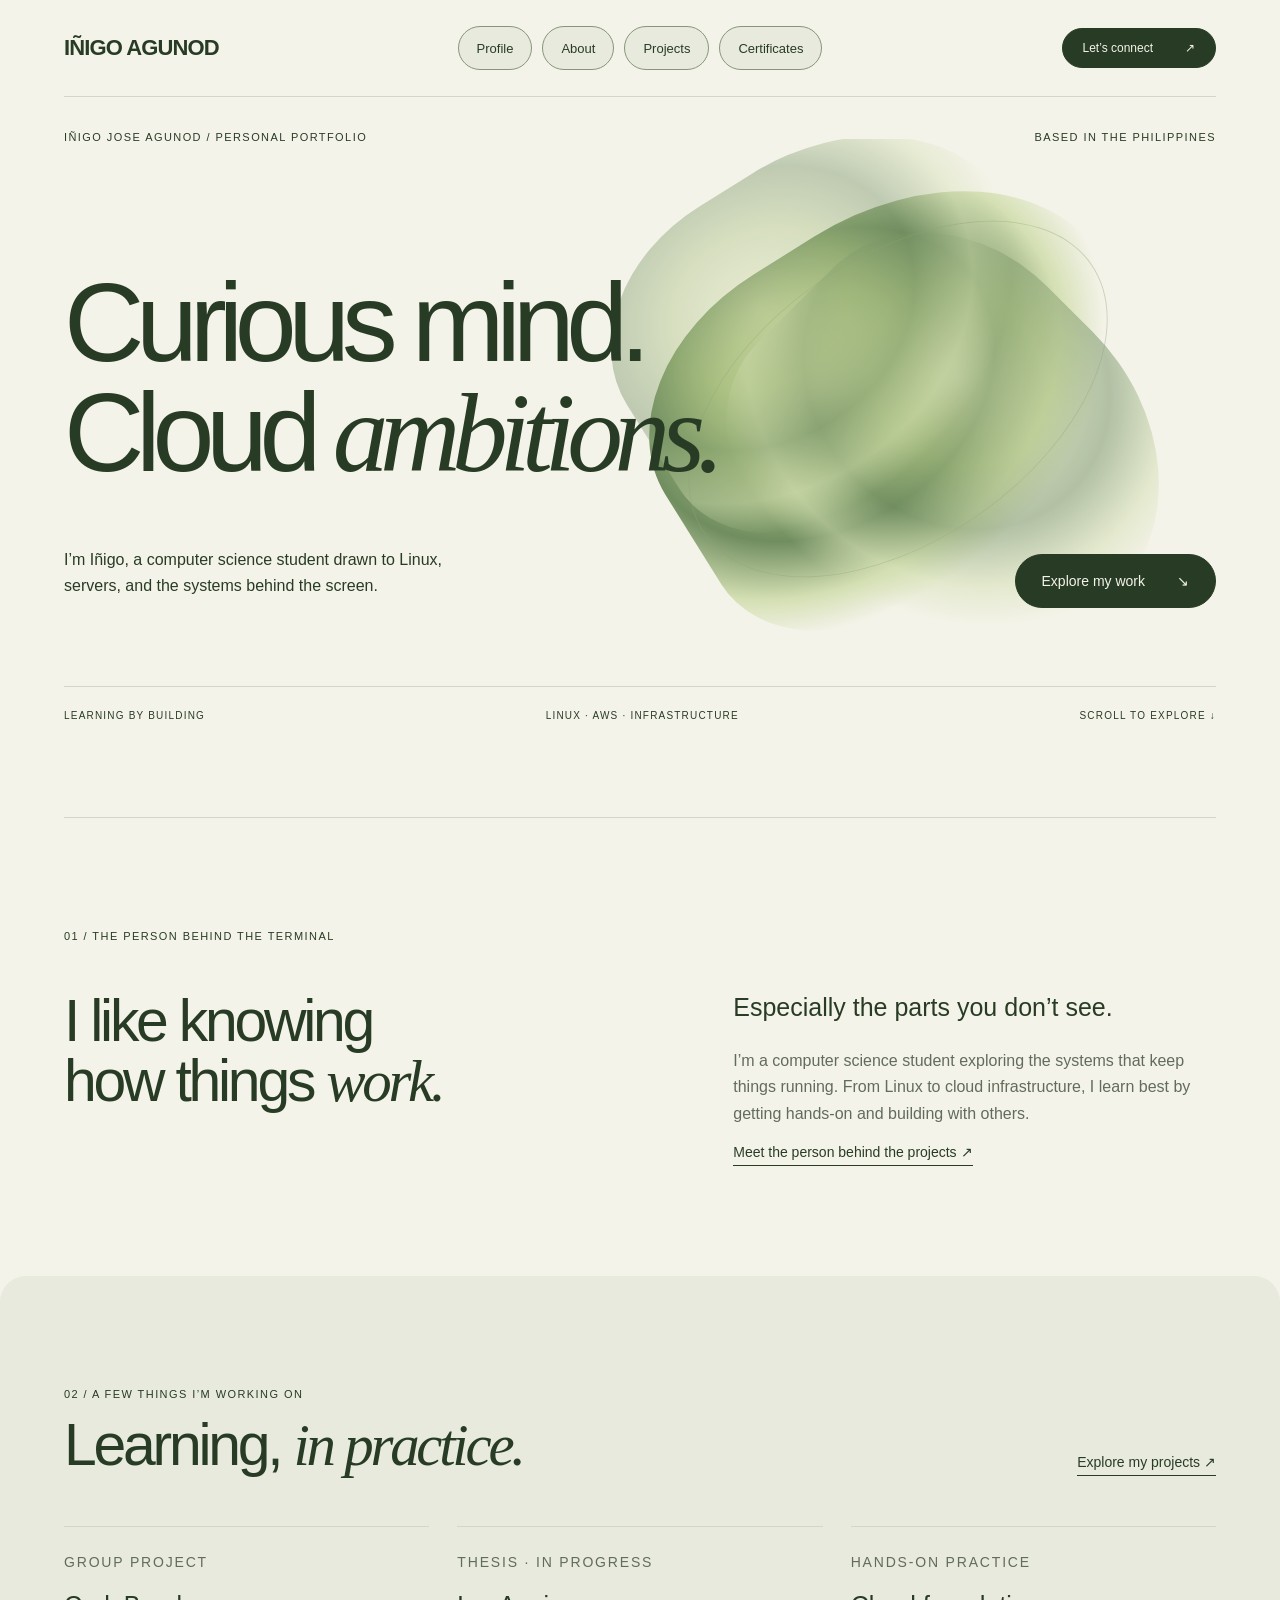
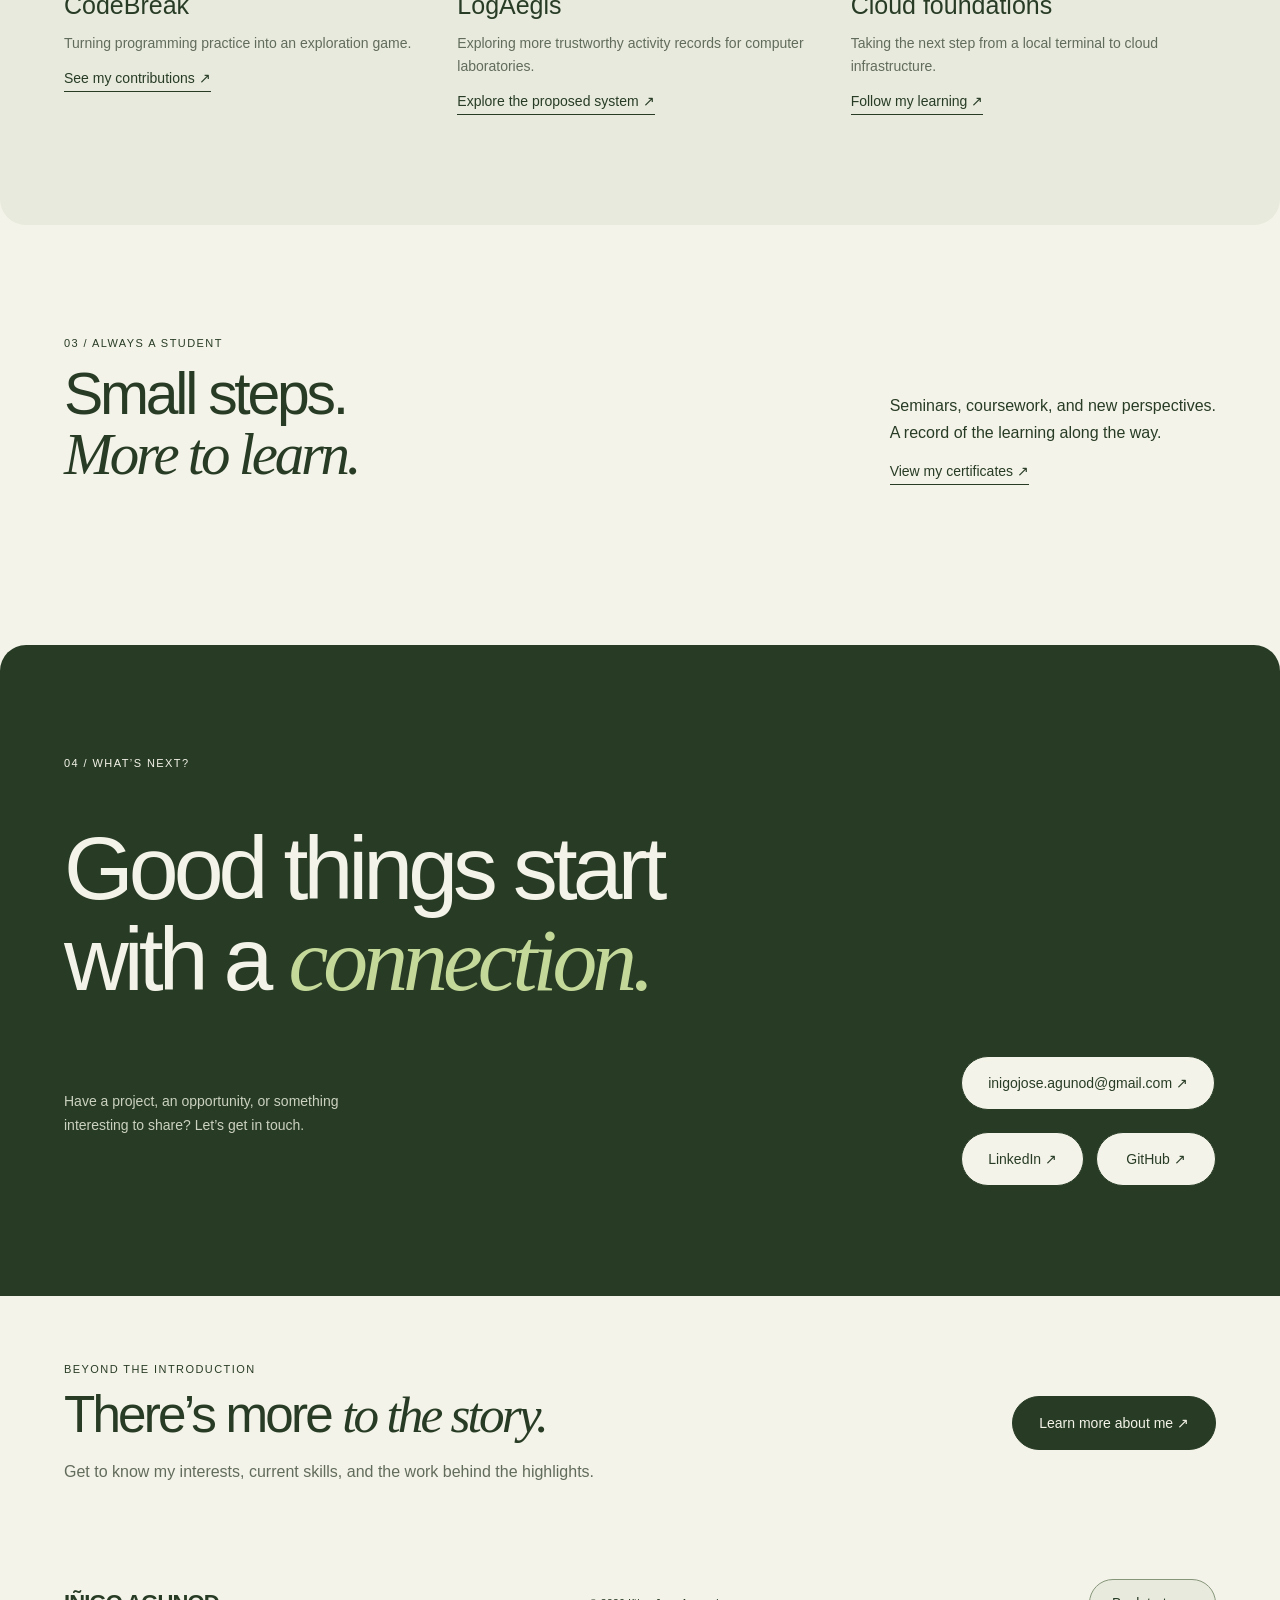
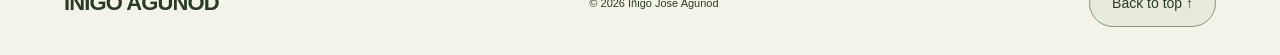
<file: index.html>
<!doctype html>
<html lang="en">
<head>
  <!-- Basic metadata and local assets: no external fonts or runtime dependencies. -->
  <meta charset="utf-8">
  <meta name="viewport" content="width=device-width, initial-scale=1">
  <meta name="theme-color" content="#f4f3e9">
  <meta name="description" content="Iñigo Jose Agunod — a computer science student exploring Linux, AWS, and cloud infrastructure. Projects, skills, and certificates.">
  <title>Iñigo Agunod — Cloud & Infrastructure</title>
  <link rel="stylesheet" href="styles.css?v=centered-navigation-3">
  <script src="script.js?v=profile-details-2" defer></script>
</head>
<body id="home">
  <!-- Keyboard users can jump straight to the content. -->
  <a class="skip-link" href="#main">Skip to content</a>
  <header class="header wrap">
    <a class="brand brand-name" href="profile.html" aria-label="Iñigo Agunod profile">IÑIGO AGUNOD</a>
    <nav aria-label="Main navigation">
      <a href="profile.html">Profile</a>
      <a href="#about">About</a><a href="#projects">Projects</a><a href="#certificates">Certificates</a>
    </nav>
    <a class="button small" href="#contact">Let’s connect <span aria-hidden="true">↗</span></a>
  </header>
  <main id="main">
    <!-- A CSS-only atmospheric graphic keeps the opening screen lightweight. -->
    <section class="hero wrap" aria-labelledby="hero-title">
      <div class="hero-top"><p class="eyebrow">IÑIGO JOSE AGUNOD / PERSONAL PORTFOLIO</p><span class="eyebrow location">BASED IN THE PHILIPPINES</span></div>
      <div class="cloud-art" aria-hidden="true"><i></i><i></i><i></i><div class="orbit"></div></div>
      <h1 id="hero-title">Curious mind.<br>Cloud<span class="serif"> ambitions.</span></h1>
      <div class="hero-bottom"><p>I’m Iñigo, a computer science student drawn to Linux, servers, and the systems behind the screen.</p><a class="button" href="#projects">Explore my work <span aria-hidden="true">↘</span></a></div>
      <div class="hero-caption"><span>LEARNING BY BUILDING</span><span>LINUX · AWS · INFRASTRUCTURE</span><a href="#about" aria-label="Scroll to about">SCROLL TO EXPLORE ↓</a></div>
    </section>
    <!-- A brief introduction invites visitors to explore the fuller profile. -->
    <section class="about section wrap" id="about">
      <p class="eyebrow">01 / THE PERSON BEHIND THE TERMINAL</p>
      <div class="split"><h2>I like knowing<br>how things <em>work.</em></h2><div><p class="lead">Especially the parts you don’t see.</p><p>I’m a computer science student exploring the systems that keep things running. From Linux to cloud infrastructure, I learn best by getting hands-on and building with others.</p><a class="text-link" href="profile.html">Meet the person behind the projects ↗</a></div></div>
    </section>
    <!-- Short project previews lead to the full context on the profile page. -->
    <section class="projects section" id="projects"><div class="wrap">
      <div class="section-heading"><div><p class="eyebrow">02 / A FEW THINGS I’M WORKING ON</p><h2>Learning, <em>in practice.</em></h2></div><a class="text-link" href="profile.html#projects">Explore my projects ↗</a></div>
      <div class="profile-project-grid">
        <article><p class="eyebrow">GROUP PROJECT</p><h3>CodeBreak</h3><p>Turning programming practice into an exploration game.</p><a class="text-link" href="profile.html#codebreak">See my contributions ↗</a></article>
        <article><p class="eyebrow">THESIS · IN PROGRESS</p><h3>LogAegis</h3><p>Exploring more trustworthy activity records for computer laboratories.</p><a class="text-link" href="profile.html#logaegis">Explore the proposed system ↗</a></article>
        <article><p class="eyebrow">HANDS-ON PRACTICE</p><h3>Cloud foundations</h3><p>Taking the next step from a local terminal to cloud infrastructure.</p><a class="text-link" href="profile.html#cloud-foundations">Follow my learning ↗</a></article>
      </div>
    </div></section>
    <!-- The complete certificate collection is available on the profile. -->
    <section class="certificates section wrap" id="certificates">
      <div class="section-heading"><div><p class="eyebrow">03 / ALWAYS A STUDENT</p><h2>Small steps.<br><em>More to learn.</em></h2></div><div><p>Seminars, coursework, and new perspectives.<br>A record of the learning along the way.</p><a class="text-link" href="profile.html#certificates">View my certificates ↗</a></div></div>
    </section>
    <!-- Direct email and supplied public profiles give visitors three contact options. -->
    <section class="contact section" id="contact"><div class="wrap"><p class="eyebrow">04 / WHAT’S NEXT?</p><h2>Good things start<br>with a <em>connection.</em></h2><div class="contact-bottom"><p>Have a project, an opportunity, or something<br>interesting to share? Let’s get in touch.</p><div class="contact-links"><a class="button light" href="mailto:inigojose.agunod@gmail.com">inigojose.agunod@gmail.com ↗</a><div class="social-links"><a class="button light" href="https://www.linkedin.com/in/i%C3%B1igo-agunod-12448138b" target="_blank" rel="noopener noreferrer">LinkedIn ↗</a><a class="button light" href="https://github.com/Inigo-hash" target="_blank" rel="noopener noreferrer">GitHub ↗</a></div></div></div></div></section>
    <!-- An end-of-page invitation makes the fuller profile easy to discover. -->
    <section class="profile-invitation wrap" aria-labelledby="invitation-title"><div><p class="eyebrow">BEYOND THE INTRODUCTION</p><h2 id="invitation-title">There’s more <em>to the story.</em></h2><p>Get to know my interests, current skills, and the work behind the highlights.</p></div><a class="button" href="profile.html">Learn more about me ↗</a></section>
  </main>
  <footer class="wrap"><a class="brand brand-name" href="profile.html" aria-label="Iñigo Agunod profile">IÑIGO AGUNOD</a><p>© <span id="year">2026</span> Iñigo Jose Agunod</p><a class="back-to-top" href="#home">Back to top ↑</a></footer>

</body>
</html>
</file>
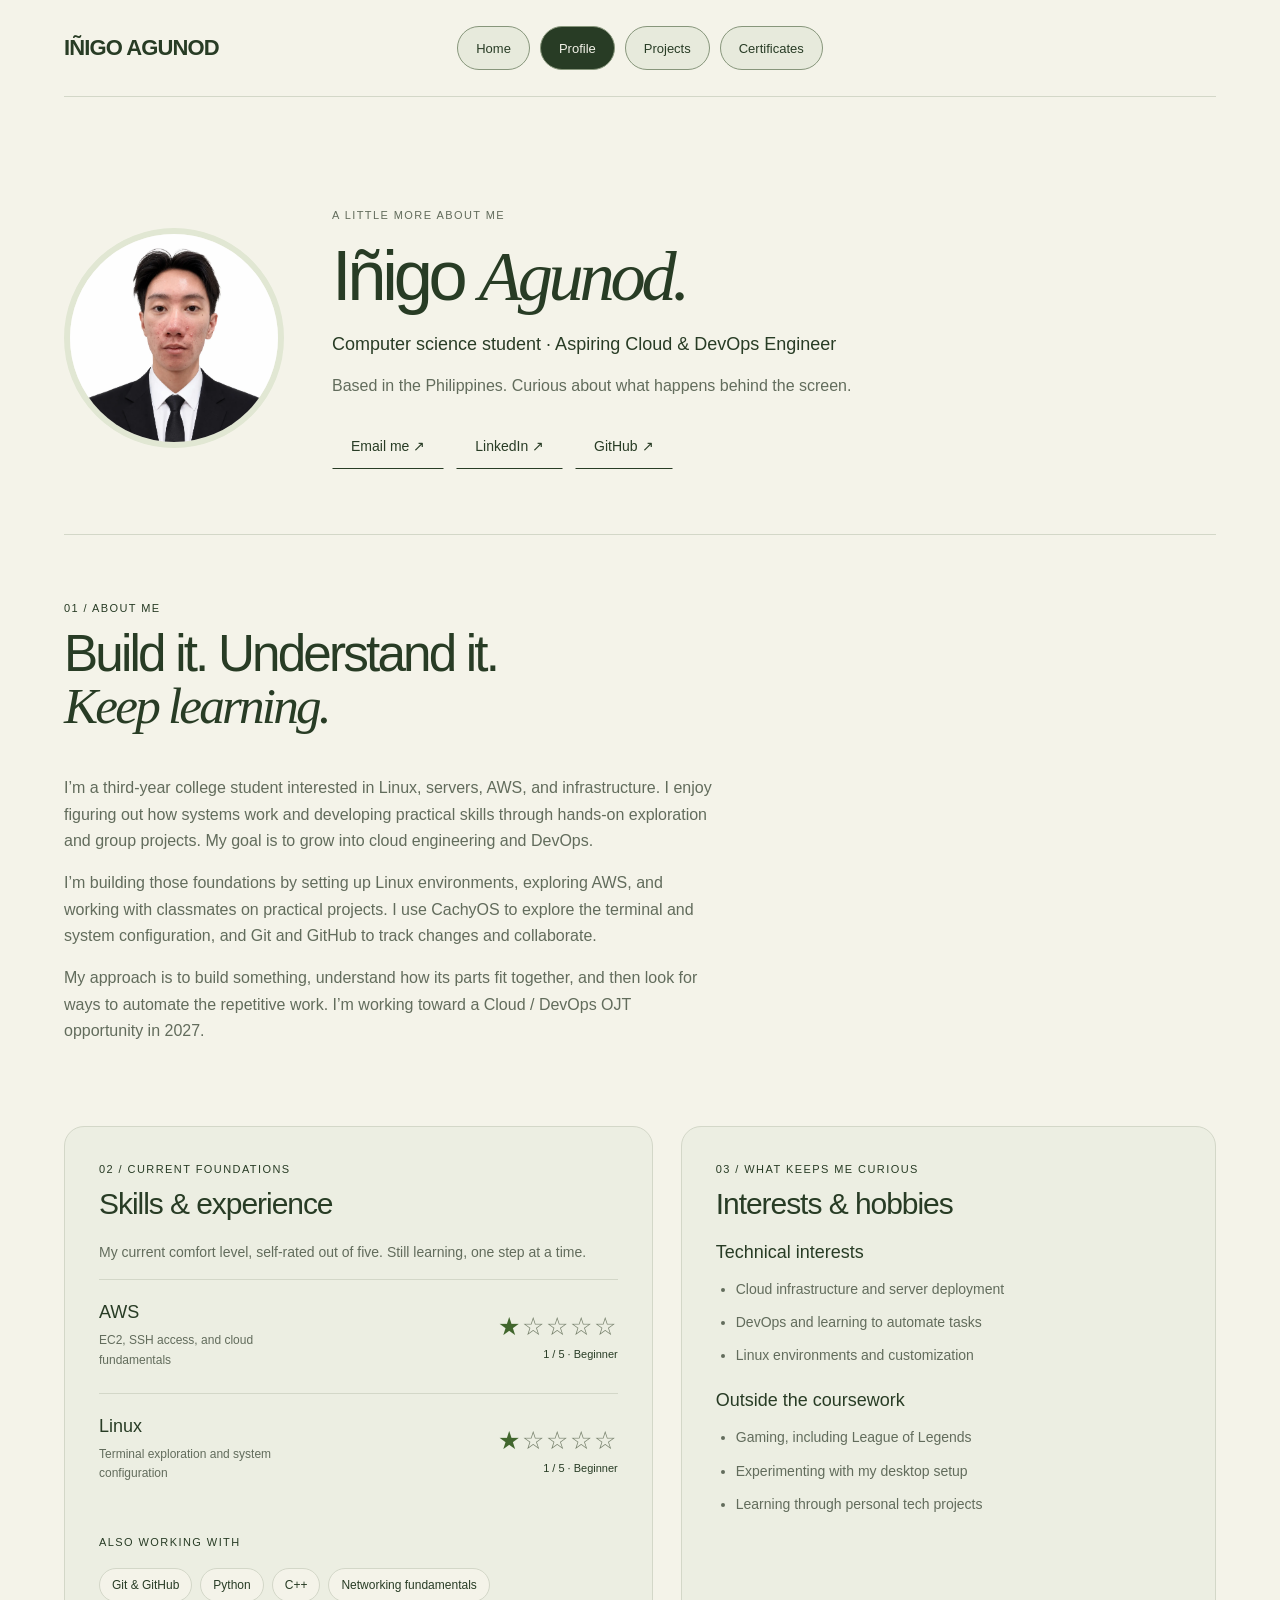
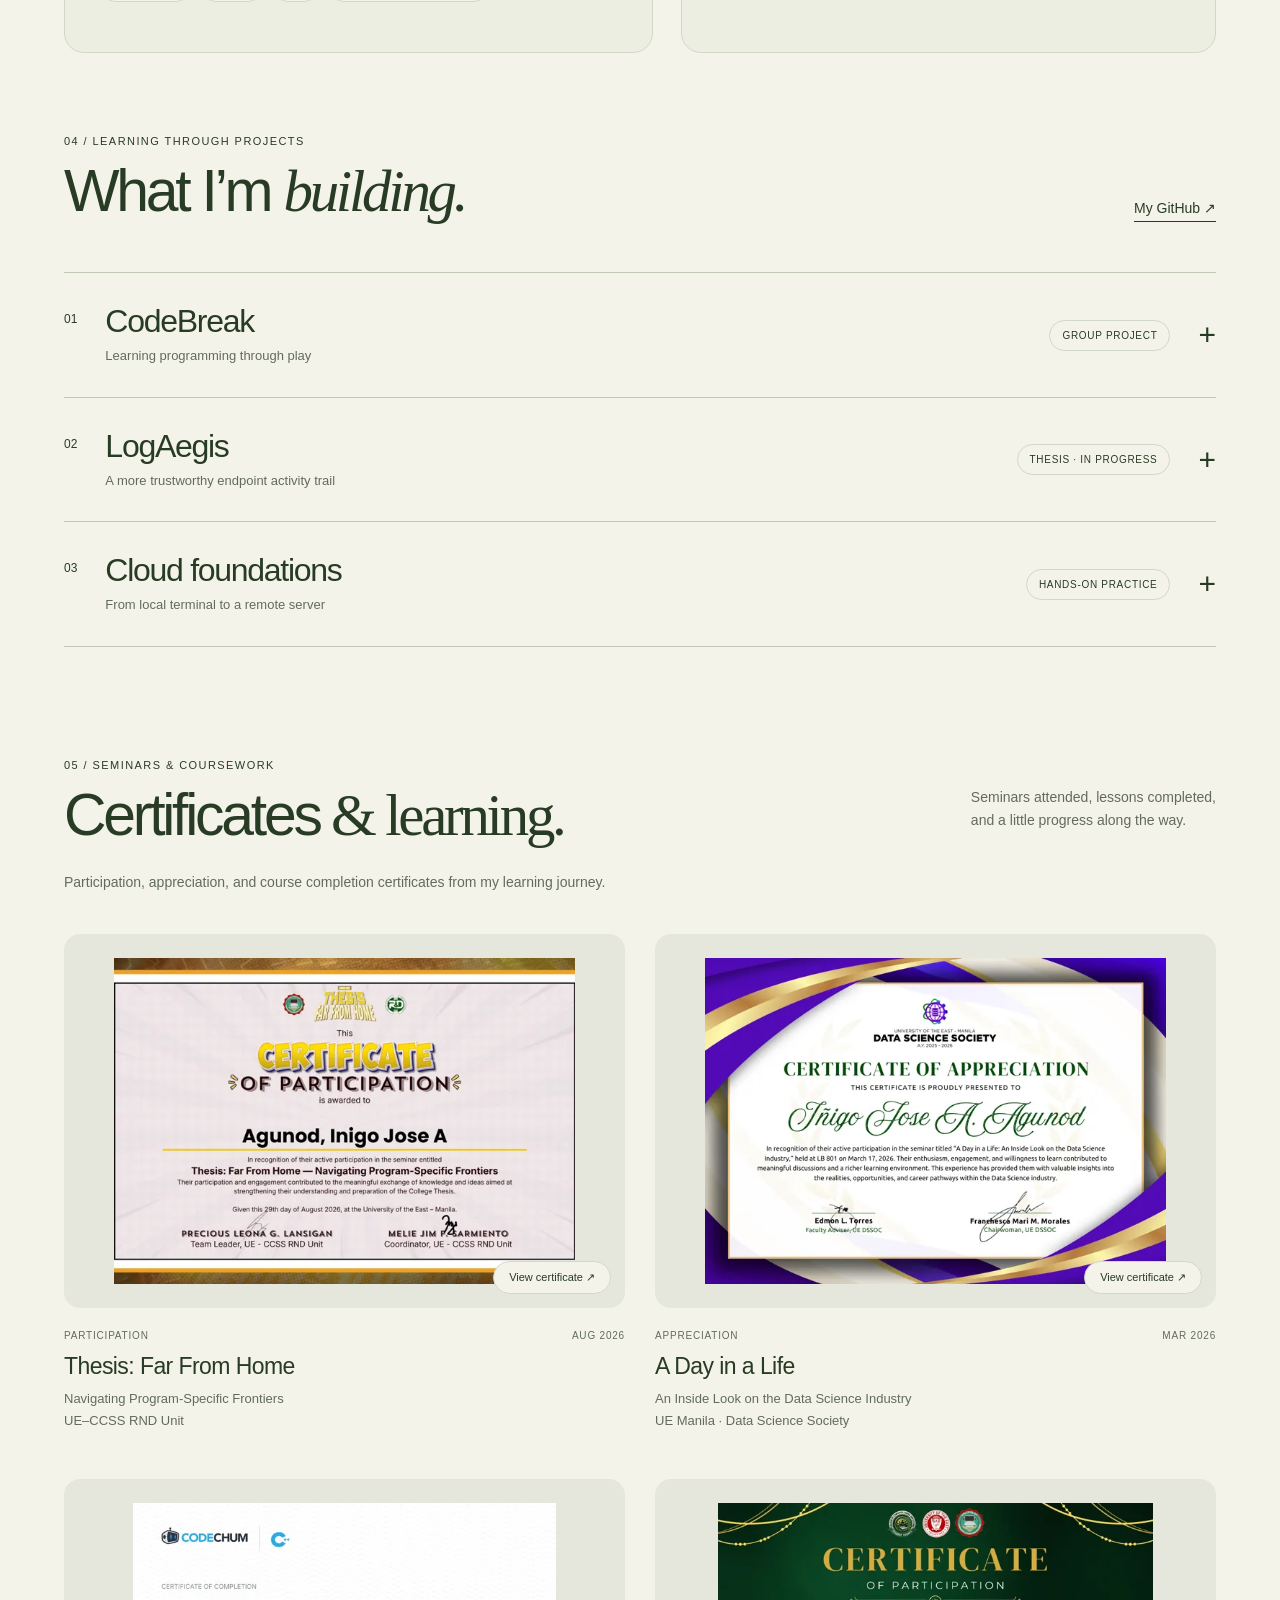
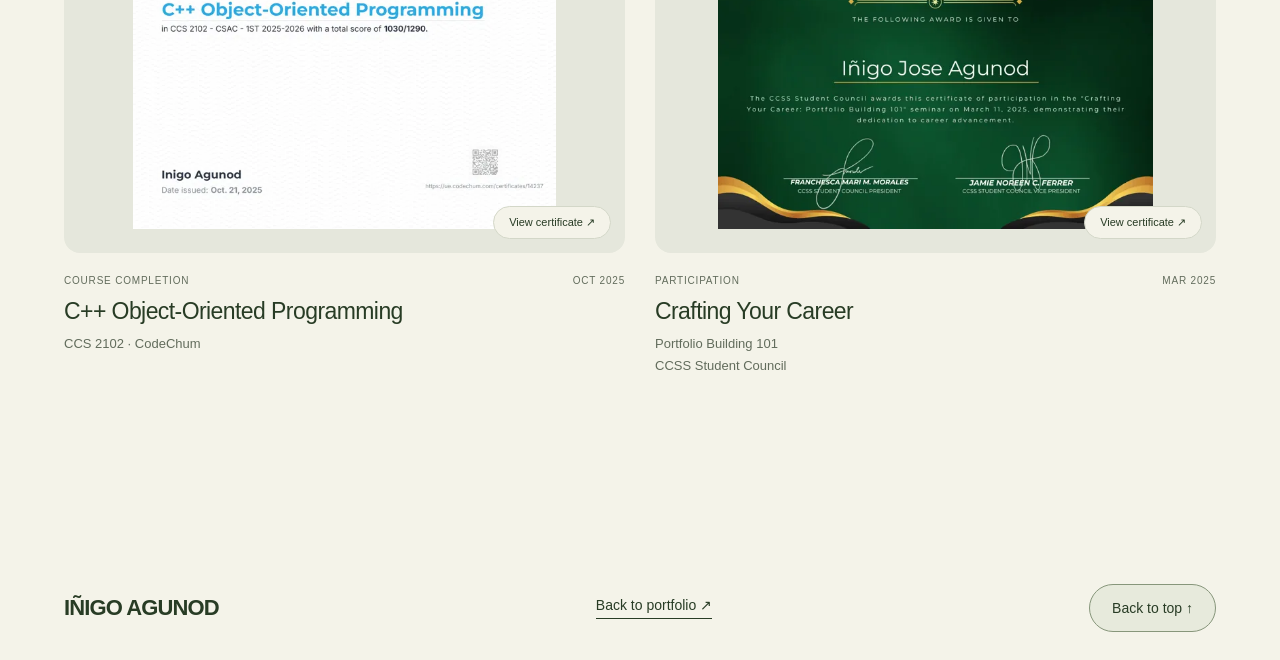
<file: profile.html>
<!doctype html>
<html lang="en">
<head>
  <!-- Shared local styles keep the profile consistent with the portfolio. -->
  <meta charset="utf-8">
  <meta name="viewport" content="width=device-width, initial-scale=1">
  <meta name="description" content="Get to know Iñigo Agunod: skills, interests, hobbies, and projects.">
  <title>Profile — Iñigo Agunod</title>
  <link rel="stylesheet" href="styles.css?v=centered-navigation-3">
  <script src="script.js?v=profile-details-2" defer></script>
</head>
<body id="home">
  <!-- Real page links work without JavaScript, including on GitHub Pages. -->
  <a class="skip-link" href="#main">Skip to content</a>
  <header class="header wrap">
    <a class="brand brand-name" href="profile.html" aria-label="Iñigo Agunod profile">IÑIGO AGUNOD</a>
    <nav aria-label="Main navigation"><a href="index.html">Home</a><a href="profile.html" aria-current="page">Profile</a><a href="#projects">Projects</a><a href="#certificates">Certificates</a></nav>
  </header>
  <main class="wrap profile-page" id="main">
    <!-- The original portrait is displayed in a circular CSS frame. -->
    <section class="profile-intro" aria-labelledby="profile-name">
      <img class="profile-photo" src="assets/inigo-agunod.webp" width="1254" height="1254" alt="Portrait of Iñigo Agunod wearing a suit and tie" fetchpriority="high">
      <div><p class="eyebrow">A LITTLE MORE ABOUT ME</p><h1 id="profile-name">Iñigo <em>Agunod.</em></h1><p class="profile-subtitle">Computer science student · Aspiring Cloud & DevOps Engineer</p><p>Based in the Philippines. Curious about what happens behind the screen.</p><div class="profile-actions"><a class="text-link" href="mailto:inigojose.agunod@gmail.com">Email me ↗</a><a class="text-link" href="https://www.linkedin.com/in/i%C3%B1igo-agunod-12448138b" target="_blank" rel="noopener noreferrer">LinkedIn ↗</a><a class="text-link" href="https://github.com/Inigo-hash" target="_blank" rel="noopener noreferrer">GitHub ↗</a></div></div>
    </section>
    <!-- Personal background and goals live here rather than repeating on the homepage. -->
    <section class="profile-about"><p class="eyebrow">01 / ABOUT ME</p><h2>Build it. Understand it.<br><em>Keep learning.</em></h2><p>I’m a third-year college student interested in Linux, servers, AWS, and infrastructure. I enjoy figuring out how systems work and developing practical skills through hands-on exploration and group projects. My goal is to grow into cloud engineering and DevOps.</p><p>I’m building those foundations by setting up Linux environments, exploring AWS, and working with classmates on practical projects. I use CachyOS to explore the terminal and system configuration, and Git and GitHub to track changes and collaborate.</p><p>My approach is to build something, understand how its parts fit together, and then look for ways to automate the repetitive work. I’m working toward a Cloud / DevOps OJT opportunity in 2027.</p></section>
    <div class="profile-columns">
      <!-- Ratings are self-assessments, with text equivalents for screen readers. -->
      <section class="profile-panel" aria-labelledby="skills-title"><p class="eyebrow">02 / CURRENT FOUNDATIONS</p><h2 id="skills-title">Skills & experience</h2><p class="profile-muted">My current comfort level, self-rated out of five. Still learning, one step at a time.</p>
        <div class="skill-rating"><div><h3>AWS</h3><p>EC2, SSH access, and cloud fundamentals</p></div><div><span class="stars" aria-label="1 out of 5 stars"><span class="filled" aria-hidden="true">★</span><span aria-hidden="true">☆☆☆☆</span></span><small>1 / 5 · Beginner</small></div></div>
        <div class="skill-rating"><div><h3>Linux</h3><p>Terminal exploration and system configuration</p></div><div><span class="stars" aria-label="1 out of 5 stars"><span class="filled" aria-hidden="true">★</span><span aria-hidden="true">☆☆☆☆</span></span><small>1 / 5 · Beginner</small></div></div>
        <p class="eyebrow other-skills">ALSO WORKING WITH</p><ul class="profile-chips"><li>Git & GitHub</li><li>Python</li><li>C++</li><li>Networking fundamentals</li></ul>
      </section>
      <!-- Interests and hobbies remain separate from technical proficiency. -->
      <section class="profile-panel" aria-labelledby="interests-title"><p class="eyebrow">03 / WHAT KEEPS ME CURIOUS</p><h2 id="interests-title">Interests & hobbies</h2><h3>Technical interests</h3><ul class="profile-list"><li>Cloud infrastructure and server deployment</li><li>DevOps and learning to automate tasks</li><li>Linux environments and customization</li></ul><h3>Outside the coursework</h3><ul class="profile-list"><li>Gaming, including League of Legends</li><li>Experimenting with my desktop setup</li><li>Learning through personal tech projects</li></ul></section>
    </div>
    <!-- Detailed project disclosures stay on this profile and start closed. -->
    <section class="profile-projects" id="projects"><div>
      <div class="section-heading"><div><p class="eyebrow">04 / LEARNING THROUGH PROJECTS</p><h2>What I’m <em>building.</em></h2></div><a class="text-link" href="https://github.com/Inigo-hash" target="_blank" rel="noopener noreferrer">My GitHub ↗</a></div>
      <details class="project" id="codebreak"><summary><span class="project-no">01</span><div><h3>CodeBreak</h3><p>Learning programming through play</p></div><span class="tag">GROUP PROJECT</span><span class="plus" aria-hidden="true">+</span></summary><div class="project-body"><div class="terminal" aria-label="CodeBreak project topics"><span>codebreak / learning loop</span><p><b>01</b> explore the world</p><p><b>02</b> discover a topic</p><p><b>03</b> solve a challenge</p><p><b>04</b> unlock what’s next <i>_</i></p></div><div><p>A collaborative educational game combining exploration with programming challenges. My work has included progress tracking, topic guidance, assessments, and inventory interactions.</p><p class="eyebrow">PYTHON / GAME SYSTEMS / GIT</p><a class="text-link" href="https://github.com/Inigo-hash/CodeBreak" target="_blank" rel="noopener noreferrer">Explore repository ↗</a></div></div></details>
      <details class="project" id="logaegis"><summary><span class="project-no">02</span><div><h3>LogAegis</h3><p>A more trustworthy endpoint activity trail</p></div><span class="tag">THESIS · IN PROGRESS</span><span class="plus" aria-hidden="true">+</span></summary><div class="project-body"><div class="project-visual">Log<span>Æ</span>gis<small>ENDPOINT ACTIVITY / RECORD INTEGRITY</small></div><div><p>Our proposed thesis system explores tamper-evident endpoint activity monitoring for educational computer laboratories, with a central dashboard for incident review.</p><p>The planned design combines event collection, HMAC-linked records, and assessment of potentially malicious executables. The project is in its proposal and prototype stage.</p></div></div></details>
      <details class="project" id="cloud-foundations"><summary><span class="project-no">03</span><div><h3>Cloud foundations</h3><p>From local terminal to a remote server</p></div><span class="tag">HANDS-ON PRACTICE</span><span class="plus" aria-hidden="true">+</span></summary><div class="project-body"><div class="terminal"><span>learning / infrastructure</span><p><b>01</b> explore cloud networking</p><p><b>02</b> configure a Linux server</p><p><b>Connected. Keep learning.</b></p></div><div><p>Practicing EC2 access, SSH keys, and security group configuration while building a stronger understanding of cloud infrastructure.</p><p>This is an ongoing learning track toward a more complete cloud and DevOps portfolio.</p></div></div></details>
    </div></section>
    <!-- Each certificate is a real uploaded document, with its actual award type. -->
    <section class="certificates section" id="certificates"><div class="section-heading"><div><p class="eyebrow">05 / SEMINARS & COURSEWORK</p><h2>Certificates<span class="serif"> & learning.</span></h2></div><p>Seminars attended, lessons completed,<br>and a little progress along the way.</p></div><p class="certificate-note">Participation, appreciation, and course completion certificates from my learning journey.</p>
      <div class="certificate-grid">
        <article class="certificate"><a class="certificate-image" href="assets/certificates/thesis.webp" data-certificate><img src="assets/certificates/thesis-thumb.webp" width="640" height="453" loading="lazy" decoding="async" alt="Certificate of participation awarded to Inigo Jose Agunod for Thesis: Far From Home"><span>View certificate ↗</span></a><div class="certificate-meta"><span>PARTICIPATION</span><time datetime="2026-08-29">AUG 2026</time></div><h3>Thesis: Far From Home</h3><p>Navigating Program-Specific Frontiers<br>UE–CCSS RND Unit</p></article>
        <article class="certificate"><a class="certificate-image" href="assets/certificates/data-science.webp" data-certificate><img src="assets/certificates/data-science-thumb.webp" width="640" height="452" loading="lazy" decoding="async" alt="Certificate of appreciation for participation in A Day in a Life: An Inside Look on the Data Science Industry"><span>View certificate ↗</span></a><div class="certificate-meta"><span>APPRECIATION</span><time datetime="2026-03-17">MAR 2026</time></div><h3>A Day in a Life</h3><p>An Inside Look on the Data Science Industry<br>UE Manila · Data Science Society</p></article>
        <article class="certificate"><a class="certificate-image" href="assets/certificates/codechum.webp" data-certificate><img src="assets/certificates/codechum-thumb.webp" width="640" height="494" loading="lazy" decoding="async" alt="CodeChum certificate of completion in C++ Object-Oriented Programming for Inigo Agunod"><span>View certificate ↗</span></a><div class="certificate-meta"><span>COURSE COMPLETION</span><time datetime="2025-10-21">OCT 2025</time></div><h3>C++ Object-Oriented Programming</h3><p>CCS 2102 · CodeChum</p></article>
        <article class="certificate"><a class="certificate-image" href="assets/certificates/portfolio.webp" data-certificate><img src="assets/certificates/portfolio-thumb.webp" width="640" height="480" loading="lazy" decoding="async" alt="Certificate of participation for Iñigo Jose Agunod in Crafting Your Career: Portfolio Building 101"><span>View certificate ↗</span></a><div class="certificate-meta"><span>PARTICIPATION</span><time datetime="2025-03-11">MAR 2025</time></div><h3>Crafting Your Career</h3><p>Portfolio Building 101<br>CCSS Student Council</p></article>
      </div>
    </section>
  </main>
  <!-- Profile navigation stays available at the end of the page. -->
  <footer class="wrap"><a class="brand brand-name" href="profile.html">IÑIGO AGUNOD</a><a class="text-link" href="index.html">Back to portfolio ↗</a><a class="back-to-top" href="#home">Back to top ↑</a></footer>
  <!-- The native dialog supplies focus trapping and Escape-to-close behavior. -->
  <dialog id="certificate-dialog" aria-labelledby="viewer-title"><div class="viewer-toolbar"><h2 id="viewer-title">Certificate</h2><form method="dialog"><button class="button small" aria-label="Close certificate viewer">Close ×</button></form></div><img id="certificate-full" alt=""><a id="certificate-original" class="text-link" target="_blank" rel="noopener noreferrer">Open full-size image ↗</a></dialog>
</body>
</html>
</file>
<file: styles.css>
/* Shared colors, spacing, and system typography avoid font downloads. */
:root{--paper:#f4f3e9;--ink:#283c25;--muted:#626c5c;--line:#d3d7c8;--green:#c7d79d;--radius:26px;color-scheme:light;font-family:Arial,Helvetica,sans-serif;color:var(--ink);background:var(--paper)}
*{box-sizing:border-box}html{scroll-behavior:smooth;scroll-padding-top:24px}body{margin:0}a{color:inherit;text-decoration:none}button{font:inherit;cursor:pointer}img{display:block;max-width:100%}p{line-height:1.65}h1,h2,h3,p{margin-top:0}h2{font-size:clamp(2.3rem,4.6vw,4.9rem);line-height:1.02;letter-spacing:-.055em;font-weight:500}h3{font-weight:500}em,.serif{font-family:Georgia,serif;font-weight:400}em{font-style:italic}.wrap{width:min(1380px,90%);margin-inline:auto}.section{padding-block:110px}.eyebrow{font-size:11px;letter-spacing:.13em;line-height:1.6}.button{display:inline-flex;align-items:center;justify-content:center;gap:32px;padding:18px 26px;border:1px solid var(--ink);border-radius:40px;background:var(--ink);color:var(--paper);font-size:14px;transition:background .2s,transform .2s}.button:hover{background:#405438;transform:translateY(-2px)}.button.small{padding:12px 20px;font-size:12px}.text-link{display:inline-block;border-bottom:1px solid;padding-bottom:5px;font-size:14px}.tag{font-size:10px;letter-spacing:.07em;border:1px solid var(--line);border-radius:20px;padding:9px 12px;white-space:nowrap}
/* Visible focus and skip navigation support keyboard use throughout the page. */
:focus-visible{outline:3px solid #6c8834;outline-offset:6px}.skip-link{position:absolute;top:-70px;left:12px;z-index:20;padding:16px;background:var(--ink);color:white}.skip-link:focus{top:12px}
/* Compact navigation stays visible and wraps naturally on small screens. */
.header{display:flex;align-items:center;justify-content:space-between;gap:20px;padding-block:26px;border-bottom:1px solid var(--line)}.brand{font-size:40px;font-weight:bold;letter-spacing:-4px}.brand span{display:inline-block;font-size:27px;color:#72934d;margin-left:7px}.header nav{display:flex;gap:30px;font-size:13px}.header nav a:hover{ text-decoration:underline;text-underline-offset:6px}
/* Only transform is animated; gradients themselves remain static. */
.hero{position:relative;isolation:isolate;min-height:720px;overflow:hidden;padding-top:32px}.hero-top{display:flex;justify-content:space-between;gap:20px}.hero h1{position:relative;font-size:clamp(4.3rem,8.7vw,8.7rem);line-height:.99;letter-spacing:-.075em;font-weight:500;margin:110px 0 58px;max-width:1100px}.hero h1 .serif{font-style:italic}.cloud-art{position:absolute;right:2%;top:42px;width:590px;height:520px;z-index:-1;opacity:.82;contain:layout paint}.cloud-art i{position:absolute;inset:15% 8%;border-radius:45% 55% 62% 38%;background:radial-gradient(ellipse at 38% 35%,#d7e0ac 0%,#9ab56b 25%,#547843 43%,#cedca8 59%,transparent 70%);transform:rotate(-32deg);animation:drift 16s ease-in-out infinite alternate}.cloud-art i:nth-child(2){inset:25% 4% 5% 23%;opacity:.5;transform:rotate(45deg);animation-delay:-8s}.cloud-art i:nth-child(3){inset:3% 25% 32% 2%;opacity:.4;animation-delay:-4s}.orbit{position:absolute;inset:10%;border:1px solid #7a925b66;border-radius:50%;transform:rotate(-35deg) scaleY(.68)}@keyframes drift{to{transform:translate3d(18px,-14px,0) rotate(8deg)}}.hero-bottom{display:flex;align-items:center;justify-content:space-between;gap:30px}.hero-bottom p{max-width:390px;font-size:16px}.hero-caption{display:flex;justify-content:space-between;gap:20px;border-top:1px solid var(--line);padding-block:23px;margin-top:70px;font-size:10px;letter-spacing:.12em}
/* About uses an editorial split with a simple three-column skills list. */
.about{border-top:1px solid var(--line)}.split{display:grid;grid-template-columns:1.1fr 1fr;gap:12%;margin-top:45px}.split>div{max-width:490px}.split p{color:var(--muted)}.split .lead{font-size:25px;color:var(--ink);line-height:1.3}.note{display:inline-block;font-size:12px;border-left:2px solid #719249;padding-left:12px;margin-top:12px}.skills{display:grid;grid-template-columns:repeat(3,1fr);gap:40px;margin-top:65px}.skills article{border-top:1px solid var(--line);padding-top:22px}.skills span{font-size:11px;color:var(--muted)}.skills h3{font-size:22px;margin:25px 0 10px}.skills p{font-size:14px;max-width:300px;color:var(--muted)}
/* Native project disclosures keep text available without scripting. */
.projects{background:#e7eadc;border-radius:var(--radius)}.section-heading{display:flex;align-items:end;justify-content:space-between;gap:35px;margin-bottom:50px}.section-heading h2{margin-bottom:0}.section-heading>p{font-size:14px;color:var(--muted)}.project{border-top:1px solid #bfc9b3}.project:last-child{border-bottom:1px solid #bfc9b3}.project summary{display:flex;align-items:center;gap:28px;cursor:pointer;list-style:none;padding:30px 0}.project summary::-webkit-details-marker{display:none}.project-no{font-size:12px;align-self:start;padding-top:9px}.project summary>div{flex:1}.project summary h3{font-size:32px;letter-spacing:-.04em;margin-bottom:5px}.project summary p{font-size:13px;margin:0;color:var(--muted)}.plus{font-size:30px;font-weight:300}.project[open] .plus{transform:rotate(45deg)}.project-body{display:grid;grid-template-columns:1fr 1fr;align-items:center;gap:7%;padding:5px 0 40px 42px}.project-body>div>p{font-size:15px}.terminal{background:#283c25;border-radius:14px;padding:32px;color:#e5edcf;font:14px/1.8 monospace}.terminal>span{display:block;color:#a4b28f;border-bottom:1px solid #526346;padding-bottom:20px;margin-bottom:20px;font-size:11px}.terminal p{margin-bottom:5px}.terminal b{color:#bed794;font-weight:400}.terminal i{font-style:normal}.project-visual{background:#d2ddbd;padding:60px 25px;border-radius:14px;text-align:center;font-size:50px;letter-spacing:-4px}.project-visual span{font-family:Georgia,serif}.project-visual small{display:block;margin-top:18px;font-size:9px;letter-spacing:.1em}
/* Small, lazy-loaded thumbnails reserve space before loading to avoid page jumps. */
.certificate-note{font-size:14px;color:var(--muted);margin-top:-25px;margin-bottom:40px}.certificate-grid{display:grid;grid-template-columns:repeat(2,1fr);gap:48px 30px}.certificate-image{position:relative;display:block;overflow:hidden;border-radius:16px;background:#e5e7dc;padding:24px;aspect-ratio:1.5}.certificate-image img{width:100%;height:100%;object-fit:contain;transition:transform .25s}.certificate-image:hover img{transform:scale(1.025)}.certificate-image>span{position:absolute;bottom:14px;right:14px;border-radius:30px;padding:9px 15px;background:var(--paper);color:var(--ink);font-size:11px;border:1px solid var(--line)}.certificate-meta{display:flex;justify-content:space-between;font-size:10px;letter-spacing:.08em;margin:22px 0 12px;color:var(--muted)}.certificate h3{font-size:23px;letter-spacing:-.025em;margin-bottom:8px}.certificate p{font-size:13px;color:var(--muted);margin-bottom:0}
/* The contact section ends with a working public-profile link. */
.contact{background:var(--ink);color:var(--paper);border-radius:var(--radius) var(--radius) 0 0}.contact h2{font-size:clamp(3rem,7vw,7rem);margin:50px 0}.contact em{color:#c4d89a}.contact-bottom{display:flex;align-items:center;justify-content:space-between;gap:25px}.contact-bottom p{font-size:14px;color:#cbd1c0}.button.light{background:var(--paper);color:var(--ink)}.button.light:hover{background:#dbe7c4}footer{display:flex;align-items:center;justify-content:space-between;gap:20px;padding-block:28px}footer p,footer>a:last-child{font-size:11px}footer p{margin:0}
/* A native modal loads the large certificate only when opened. */
dialog{width:min(1100px,94vw);max-height:92vh;border:0;border-radius:14px;padding:20px;background:var(--paper);color:var(--ink)}dialog::backdrop{background:#142010cf}.viewer-toolbar{display:flex;align-items:center;justify-content:space-between;gap:20px;margin-bottom:15px}.viewer-toolbar h2{font-size:18px;letter-spacing:0;margin:0}#certificate-full{max-height:72vh;margin:auto;object-fit:contain}#certificate-original{margin-top:15px}body:has(dialog[open]){overflow:hidden}
/* Responsive layouts preserve normal scrolling instead of hijacking it. */
@media(max-width:760px){.section{padding-block:70px}.header{flex-wrap:wrap;padding-block:18px}.header nav{gap:18px;font-size:12px}.header>.button{display:none}.hero{min-height:auto}.location{display:none}.hero h1{font-size:clamp(3.1rem,11vw,5.3rem);margin:100px 0 65px}.cloud-art{width:420px;height:390px;right:-140px;top:50px;opacity:.55}.hero-bottom{align-items:start;flex-direction:column;gap:10px}.hero-bottom p{max-width:320px;font-size:14px}.hero-caption{margin-top:45px;font-size:9px}.hero-caption>span:nth-child(2){display:none}.split{grid-template-columns:1fr;gap:20px;margin-top:30px}.skills{grid-template-columns:1fr;gap:15px;margin-top:40px}.skills article{display:grid;grid-template-columns:30px 1fr;column-gap:10px}.skills h3{margin:0 0 12px;font-size:21px}.skills p{grid-column:2;max-width:none}.section-heading{align-items:start;flex-direction:column;gap:20px;margin-bottom:35px}.project summary{gap:14px;flex-wrap:wrap}.project summary h3{font-size:25px}.project .tag{order:4;margin-left:27px}.project-body{grid-template-columns:1fr;gap:25px;padding-left:0}.certificate-grid{grid-template-columns:1fr;gap:38px}.certificate-note{margin-top:0}.certificate-image{padding:16px}.contact-bottom{align-items:start;flex-direction:column}footer{flex-wrap:wrap}footer .brand{font-size:32px}}
/* Stop decorative work when offscreen, hidden, or reduced motion is requested. */
.motion-paused .cloud-art i{animation-play-state:paused}@media(prefers-reduced-motion:reduce){html{scroll-behavior:auto}*,*::before,*::after{animation:none!important;transition:none!important}}

/* Full-name branding and wrapping contact links fit desktop and narrow screens. */
.header .brand-name{font-size:clamp(14px,2vw,22px);letter-spacing:-.04em;white-space:nowrap}.contact-links{display:flex;flex-direction:column;align-items:flex-start;gap:22px;max-width:100%}.social-links{display:flex;gap:28px}.contact-links .button{overflow-wrap:anywhere;max-width:100%;text-align:center}@media(max-width:480px){.header{column-gap:14px}.header nav{gap:12px}.contact-links .button{font-size:12px;padding:16px 18px}}

/* Outlined navigation pills make section links recognizable as controls. */
.header nav{gap:10px;flex-wrap:wrap}
.header nav a{display:inline-flex;align-items:center;justify-content:center;min-height:44px;padding:10px 18px;border:1px solid #87967b;border-radius:999px;background:#e7eadc;font-weight:500;cursor:pointer;transition:background .18s,color .18s,border-color .18s}
.header nav a:hover,.header nav a:focus-visible{background:var(--ink);color:var(--paper);border-color:var(--ink);text-decoration:none}
.header nav a:active{background:#405438}
@media(max-width:760px){.header{flex-wrap:wrap}.header nav{gap:8px}.header nav a{padding:10px 14px}}
@media(prefers-reduced-motion:reduce){.header nav a{transition:none}}

/* Matching contact buttons and a larger footer control make every link clear. */
.social-links{gap:12px;flex-wrap:wrap}
.social-links .button{min-height:48px;min-width:120px}
footer .brand-name{font-size:clamp(14px,2vw,22px);letter-spacing:-.04em;white-space:nowrap}
footer a.back-to-top{display:inline-flex;align-items:center;justify-content:center;min-height:48px;padding:12px 22px;font-size:14px;font-weight:500;border:1px solid #87967b;border-radius:999px;background:#e7eadc;transition:background .18s,color .18s}
footer a.back-to-top:hover,footer a.back-to-top:focus-visible{background:var(--ink);color:var(--paper)}
@media(prefers-reduced-motion:reduce){footer a.back-to-top{transition:none}}

/* Profile page: circular portrait, readable panels, and self-rated skill stars. */
.header nav a[aria-current="page"]{background:var(--ink);color:var(--paper)}
.profile-page{padding-block:70px}
.profile-intro{display:flex;align-items:center;gap:48px;padding:40px 0 65px;border-bottom:1px solid var(--line)}
.profile-photo{width:220px;height:220px;flex-shrink:0;border-radius:50%;object-fit:cover;border:6px solid #e1e7d3}
.profile-intro h1{font-size:clamp(2.8rem,5.5vw,5.4rem);line-height:1.05;letter-spacing:-.06em;font-weight:500;margin-bottom:16px}
.profile-intro p{color:var(--muted);margin-bottom:14px}
.profile-intro .profile-subtitle{color:var(--ink);font-size:18px}
.profile-actions{display:flex;align-items:center;gap:24px;flex-wrap:wrap;margin-top:25px}
.profile-about{padding-block:65px;max-width:850px}
.profile-about h2{font-size:clamp(2.2rem,4vw,3.6rem)}
.profile-about>p:last-child{color:var(--muted);max-width:650px}
.profile-columns{display:grid;grid-template-columns:1.1fr 1fr;gap:28px}
.profile-panel{padding:34px;border:1px solid var(--line);border-radius:20px;background:#eceee2}
.profile-panel h2{font-size:30px;letter-spacing:-.035em;margin-bottom:20px}
.profile-panel h3{font-size:18px;margin:22px 0 10px}
.profile-muted,.profile-list{font-size:14px;color:var(--muted);line-height:1.8}
.skill-rating{display:flex;justify-content:space-between;align-items:center;gap:16px;border-top:1px solid var(--line);padding-block:22px}
.skill-rating h3{margin:0 0 8px}.skill-rating p{font-size:12px;max-width:220px;color:var(--muted);margin:0}
.stars{white-space:nowrap;font-size:25px;letter-spacing:2px;color:#747e69}.stars .filled{color:#41662d}
.skill-rating small{display:block;text-align:right;font-size:11px;margin-top:7px}
.other-skills{margin-top:28px}.profile-chips{display:flex;gap:8px;flex-wrap:wrap;padding:0;list-style:none}
.profile-chips li{padding:9px 12px;border:1px solid var(--line);border-radius:30px;font-size:12px;background:var(--paper)}
.profile-list{padding-left:20px}.profile-list li{margin-bottom:8px}
.profile-projects{padding-top:80px}.profile-project-grid{display:grid;grid-template-columns:repeat(3,1fr);gap:28px}
.profile-project-grid article{border-top:1px solid var(--line);padding-top:24px}
.profile-project-grid h3{font-size:25px;margin:18px 0 12px}.profile-project-grid p{font-size:14px;color:var(--muted)}
@media(max-width:900px){.header{flex-wrap:wrap}.profile-columns{grid-template-columns:1fr}}
@media(max-width:600px){.profile-page{padding-block:30px}.profile-intro{flex-direction:column;align-items:flex-start;gap:24px;padding-top:15px}.profile-photo{width:150px;height:150px}.profile-panel{padding:24px}.profile-project-grid{grid-template-columns:1fr}.profile-actions{gap:18px}.profile-intro .profile-subtitle{font-size:16px}.skill-rating{flex-wrap:wrap}.profile-about{padding-block:45px}}

/* Profile contact links share an understated default and a green interactive state. */
.profile-actions{gap:12px}
.profile-actions .text-link{padding:12px 18px;min-height:44px;border:1px solid transparent;border-bottom-color:var(--ink);border-radius:0;transition:background .18s,color .18s,border-color .18s}
.profile-actions .text-link:hover,.profile-actions .text-link:focus-visible{background:var(--ink);color:var(--paper);border-color:var(--ink);border-radius:24px}
.profile-about>p:not(.eyebrow){color:var(--muted);max-width:650px}
/* The homepage closes with a clear route to the detailed profile. */
.profile-invitation{display:flex;align-items:center;justify-content:space-between;gap:36px;padding-block:65px}
.profile-invitation h2{font-size:clamp(2rem,4vw,3.5rem);margin-bottom:18px}
.profile-invitation p:last-child{color:var(--muted);margin-bottom:0}
.profile-invitation>.button{flex-shrink:0}
@media(max-width:760px){.profile-invitation{flex-direction:column;align-items:flex-start}.profile-project-grid{grid-template-columns:1fr}}
@media(prefers-reduced-motion:reduce){.profile-actions .text-link{transition:none}}

/* Equal side columns keep navigation centered even without a right-hand button. */
.header{display:grid;grid-template-columns:minmax(0,1fr) auto minmax(0,1fr)}
.header>.brand{justify-self:start}
.header>nav{grid-column:2;justify-content:center}
.header>.button{justify-self:end}
@media(max-width:1000px){.header{grid-template-columns:1fr 1fr}.header>nav{grid-column:1 / -1;grid-row:2;justify-self:center}.header>.button{grid-column:2;grid-row:1}}
</file>
